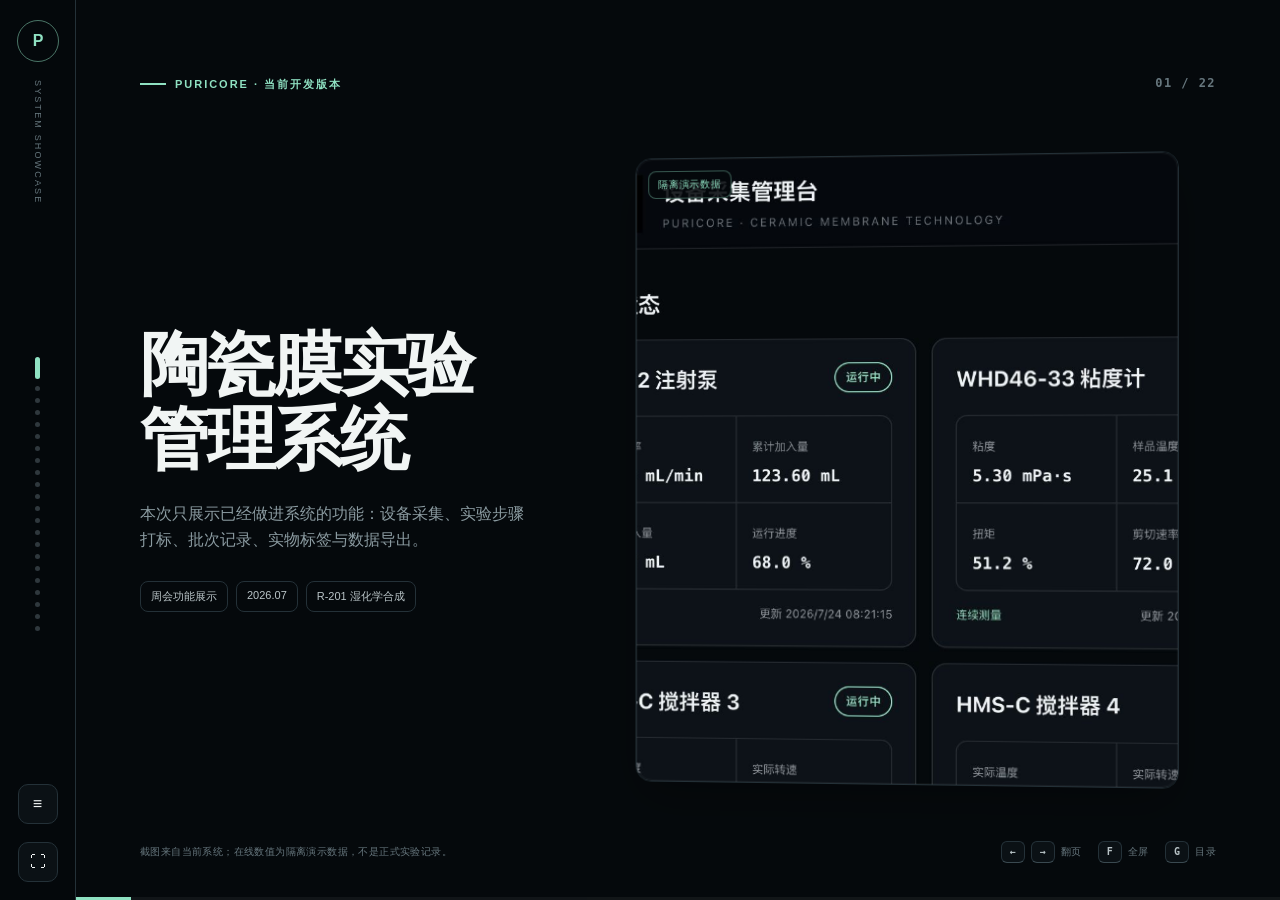
<file: docs/system-showcase/index.html>
<!doctype html>
<html lang="zh-CN">
<head>
  <meta charset="utf-8">
  <meta name="viewport" content="width=device-width,initial-scale=1,viewport-fit=cover">
  <meta name="color-scheme" content="dark">
  <link rel="icon" href="data:,">
  <title>陶瓷膜实验管理系统 · 周会功能展示</title>
  <style>
    :root {
      color-scheme: dark;
      --bg: #05090c;
      --panel: #0b1115;
      --panel-2: #0f171c;
      --line: #243138;
      --line-soft: rgba(255,255,255,.09);
      --text: #f1f5f4;
      --muted: #8b9ba1;
      --muted-2: #66767d;
      --mint: #8fe1c2;
      --mint-strong: #55cca2;
      --amber: #d6b270;
      --danger: #ef8f8f;
      --rail: 76px;
      --ease: cubic-bezier(.22,.8,.24,1);
    }

    * { box-sizing: border-box; }

    html,
    body {
      width: 100%;
      height: 100%;
      margin: 0;
      overflow: hidden;
      background: var(--bg);
      color: var(--text);
      font-family: Inter, ui-sans-serif, -apple-system, BlinkMacSystemFont,
        "PingFang SC", "Microsoft YaHei", "Noto Sans CJK SC", sans-serif;
    }

    button,
    a { font: inherit; }

    button { color: inherit; }

    .app {
      display: grid;
      grid-template-columns: var(--rail) minmax(0, 1fr);
      width: 100%;
      height: 100%;
      background: var(--bg);
    }

    .rail {
      position: relative;
      z-index: 30;
      display: flex;
      flex-direction: column;
      align-items: center;
      gap: 18px;
      min-height: 0;
      padding: 20px 0 18px;
      border-right: 1px solid var(--line);
      background: rgba(5, 9, 12, .96);
    }

    .brand-mark {
      display: grid;
      place-items: center;
      width: 42px;
      height: 42px;
      border: 1px solid rgba(143, 225, 194, .5);
      border-radius: 50%;
      color: var(--mint);
      font-weight: 800;
      letter-spacing: -.08em;
    }

    .rail-label {
      color: var(--muted-2);
      font-size: 9px;
      letter-spacing: .24em;
      text-transform: uppercase;
      writing-mode: vertical-rl;
    }

    .rail-dots {
      display: flex;
      flex: 1;
      min-height: 0;
      flex-direction: column;
      align-items: center;
      justify-content: center;
      gap: 7px;
      overflow: hidden;
    }

    .rail-dot {
      width: 5px;
      height: 5px;
      padding: 0;
      border: 0;
      border-radius: 999px;
      background: #536168;
      opacity: .55;
      cursor: pointer;
      transition: height .2s var(--ease), opacity .2s, background .2s;
    }

    .rail-dot.is-active {
      height: 22px;
      background: var(--mint);
      opacity: 1;
    }

    .icon-button {
      display: grid;
      place-items: center;
      width: 40px;
      height: 40px;
      padding: 0;
      border: 1px solid var(--line);
      border-radius: 10px;
      background: var(--panel);
      cursor: pointer;
      transition: border-color .18s, color .18s;
    }

    .icon-button:hover {
      border-color: var(--mint);
      color: var(--mint);
    }

    .deck {
      position: relative;
      min-width: 0;
      height: 100%;
      overflow: hidden;
    }

    .slide {
      position: absolute;
      inset: 0;
      display: grid;
      grid-template-rows: auto minmax(0, 1fr) auto;
      gap: clamp(14px, 2vh, 24px);
      padding: clamp(24px, 4vw, 64px) clamp(26px, 5vw, 76px) 34px;
      visibility: hidden;
      opacity: 0;
      transform: translateX(34px);
      pointer-events: none;
      transition: opacity .35s var(--ease), transform .42s var(--ease),
        visibility 0s linear .42s;
    }

    .slide.is-active {
      visibility: visible;
      opacity: 1;
      transform: translateX(0);
      pointer-events: auto;
      transition-delay: 0s;
    }

    .slide.was-active {
      transform: translateX(-34px);
    }

    .slide-head {
      display: flex;
      align-items: flex-start;
      justify-content: space-between;
      gap: 24px;
    }

    .section-label {
      display: inline-flex;
      align-items: center;
      gap: 9px;
      margin-bottom: 10px;
      color: var(--mint);
      font-size: 11px;
      font-weight: 700;
      letter-spacing: .18em;
      text-transform: uppercase;
    }

    .section-label::before {
      width: 26px;
      height: 2px;
      background: var(--mint);
      content: "";
    }

    h1,
    h2,
    h3,
    p { margin-top: 0; }

    h1,
    h2 {
      margin-bottom: 0;
      letter-spacing: -.035em;
      line-height: 1.08;
    }

    h1 { font-size: clamp(38px, 5.4vw, 78px); }

    h2 { font-size: clamp(30px, 3.5vw, 53px); }

    h3 {
      margin-bottom: 7px;
      font-size: clamp(16px, 1.35vw, 21px);
      line-height: 1.25;
    }

    p {
      color: var(--muted);
      font-size: clamp(12px, 1vw, 16px);
      line-height: 1.65;
    }

    .slide-no {
      flex: 0 0 auto;
      color: var(--muted-2);
      font: 700 12px/1 ui-monospace, SFMono-Regular, Menlo, monospace;
      letter-spacing: .12em;
    }

    .slide-body {
      min-height: 0;
      overflow: hidden;
    }

    .split {
      display: grid;
      grid-template-columns: minmax(0, 1.8fr) minmax(260px, .72fr);
      gap: clamp(18px, 2.6vw, 38px);
      height: 100%;
      min-height: 0;
      align-items: stretch;
    }

    .split.text-first {
      grid-template-columns: minmax(270px, .72fr) minmax(0, 1.75fr);
    }

    .split.equal {
      grid-template-columns: 1fr 1fr;
    }

    .shot {
      position: relative;
      min-height: 0;
      overflow: hidden;
      border: 1px solid var(--line);
      border-radius: 16px;
      background: #020507;
      box-shadow: 0 18px 50px rgba(0,0,0,.32);
      cursor: zoom-in;
    }

    .shot::after {
      position: absolute;
      inset: 0;
      border: 1px solid rgba(255,255,255,.05);
      border-radius: inherit;
      pointer-events: none;
      content: "";
    }

    .shot img {
      display: block;
      width: 100%;
      height: 100%;
      object-fit: cover;
      object-position: center top;
    }

    .shot.contain img {
      object-fit: contain;
      background: #05090c;
    }

    .shot.position-left img { object-position: left top; }

    .shot.position-right img { object-position: right top; }

    .shot-tag {
      position: absolute;
      top: 12px;
      left: 12px;
      z-index: 2;
      padding: 6px 9px;
      border: 1px solid rgba(143,225,194,.38);
      border-radius: 8px;
      background: rgba(5,9,12,.88);
      color: var(--mint);
      font-size: 10px;
      letter-spacing: .08em;
    }

    .shot-tag.neutral {
      border-color: rgba(255,255,255,.16);
      color: #c8d0d2;
    }

    .note-column {
      display: flex;
      min-height: 0;
      flex-direction: column;
      justify-content: center;
      gap: 10px;
    }

    .fact {
      display: grid;
      grid-template-columns: 30px minmax(0, 1fr);
      gap: 12px;
      padding: 13px 0;
      border-top: 1px solid var(--line);
    }

    .fact:first-child { border-top: 0; }

    .fact-index {
      display: grid;
      place-items: center;
      width: 27px;
      height: 27px;
      border: 1px solid rgba(143,225,194,.45);
      border-radius: 50%;
      color: var(--mint);
      font: 700 11px/1 ui-monospace, SFMono-Regular, Menlo, monospace;
    }

    .fact p { margin-bottom: 0; }

    .fact strong {
      display: block;
      margin-bottom: 4px;
      color: var(--text);
      font-size: clamp(13px, 1vw, 16px);
    }

    .metric-list {
      display: grid;
      grid-template-columns: repeat(2, minmax(0, 1fr));
      gap: 9px;
    }

    .metric-item {
      padding: 13px 14px;
      border: 1px solid var(--line);
      border-radius: 12px;
      background: rgba(11,17,21,.88);
    }

    .metric-item span {
      display: block;
      margin-bottom: 5px;
      color: var(--muted);
      font-size: 11px;
    }

    .metric-item b {
      color: var(--text);
      font-size: clamp(13px, 1vw, 16px);
    }

    .step-list {
      display: grid;
      grid-template-columns: repeat(3, minmax(0, 1fr));
      gap: 8px;
      margin: 0;
      padding: 0;
      list-style: none;
    }

    .step-list li {
      display: flex;
      min-width: 0;
      align-items: center;
      gap: 9px;
      padding: 9px 10px;
      border: 1px solid var(--line);
      border-radius: 10px;
      background: rgba(11,17,21,.9);
      font-size: clamp(10px, .8vw, 13px);
      line-height: 1.3;
    }

    .step-list b {
      flex: 0 0 auto;
      color: var(--mint);
      font: 700 10px/1 ui-monospace, SFMono-Regular, Menlo, monospace;
    }

    .mini-flow {
      display: grid;
      grid-template-columns: repeat(4, 1fr);
      gap: 8px;
      margin-top: 12px;
    }

    .mini-flow > div {
      position: relative;
      min-height: 76px;
      padding: 12px;
      border: 1px solid var(--line);
      border-radius: 11px;
      background: var(--panel);
    }

    .mini-flow > div:not(:last-child)::after {
      position: absolute;
      top: 50%;
      right: -8px;
      z-index: 2;
      width: 8px;
      height: 1px;
      background: var(--mint);
      content: "";
    }

    .mini-flow b {
      display: block;
      margin-bottom: 5px;
      color: var(--mint);
      font-size: 11px;
    }

    .mini-flow span {
      color: var(--muted);
      font-size: 11px;
      line-height: 1.45;
    }

    .two-shots {
      display: grid;
      grid-template-columns: 1fr 1fr;
      gap: 12px;
      min-height: 0;
      height: 100%;
    }

    .two-shots .shot { min-height: 0; }

    .callout {
      padding: 15px 16px;
      border-left: 3px solid var(--mint);
      background: rgba(143,225,194,.07);
    }

    .callout.warning {
      border-color: var(--amber);
      background: rgba(214,178,112,.08);
    }

    .callout p:last-child { margin-bottom: 0; }

    .footer {
      display: flex;
      align-items: center;
      justify-content: space-between;
      gap: 18px;
      min-height: 28px;
      color: var(--muted-2);
      font-size: 10px;
      letter-spacing: .04em;
    }

    .footer-key {
      display: inline-flex;
      align-items: center;
      gap: 6px;
    }

    kbd {
      display: inline-grid;
      min-width: 24px;
      height: 22px;
      place-items: center;
      padding: 0 6px;
      border: 1px solid var(--line);
      border-bottom-color: #3a4950;
      border-radius: 6px;
      background: var(--panel);
      color: #b8c3c6;
      font: 600 10px/1 ui-monospace, SFMono-Regular, Menlo, monospace;
    }

    .cover {
      padding-top: clamp(34px, 6vw, 92px);
    }

    .cover .slide-body {
      display: grid;
      grid-template-columns: minmax(330px, .84fr) minmax(0, 1.35fr);
      gap: clamp(26px, 5vw, 78px);
      align-items: center;
    }

    .cover-copy {
      position: relative;
      z-index: 2;
    }

    .cover-copy p {
      max-width: 560px;
      margin: 24px 0 28px;
      font-size: clamp(15px, 1.25vw, 19px);
    }

    .cover-meta {
      display: flex;
      flex-wrap: wrap;
      gap: 8px;
    }

    .chip {
      padding: 7px 10px;
      border: 1px solid var(--line);
      border-radius: 8px;
      color: #bac5c8;
      font-size: 11px;
    }

    .cover .shot {
      height: min(70vh, 690px);
      transform: perspective(1200px) rotateY(-3deg);
      cursor: zoom-in;
    }

    .scope-grid {
      display: grid;
      grid-template-columns: repeat(2, 1fr);
      gap: 10px;
      margin-top: 8px;
    }

    .scope-card {
      padding: 16px;
      border: 1px solid var(--line);
      border-radius: 12px;
      background: var(--panel);
    }

    .scope-card b {
      display: block;
      margin-bottom: 6px;
      color: var(--mint);
      font-size: 13px;
    }

    .scope-card p {
      margin-bottom: 0;
      font-size: 12px;
    }

    .status-table {
      width: 100%;
      border-collapse: collapse;
      font-size: clamp(10px, .85vw, 13px);
    }

    .status-table th,
    .status-table td {
      padding: 10px 9px;
      border-bottom: 1px solid var(--line);
      text-align: left;
      vertical-align: top;
    }

    .status-table th {
      color: var(--muted);
      font-size: 10px;
      letter-spacing: .08em;
    }

    .status-table td:first-child {
      color: var(--mint);
      font-weight: 700;
    }

    .status-table td:last-child { color: #c3cdcf; }

    .toc {
      position: fixed;
      inset: 0;
      z-index: 100;
      display: grid;
      grid-template-columns: minmax(0, 1fr) minmax(330px, 38vw);
      visibility: hidden;
      background: rgba(0,0,0,.68);
      opacity: 0;
      transition: opacity .24s, visibility 0s linear .24s;
    }

    .toc.is-open {
      visibility: visible;
      opacity: 1;
      transition-delay: 0s;
    }

    .toc-backdrop { cursor: default; }

    .toc-panel {
      display: flex;
      min-height: 0;
      flex-direction: column;
      padding: 24px;
      border-left: 1px solid var(--line);
      background: #090f13;
      transform: translateX(28px);
      transition: transform .28s var(--ease);
    }

    .toc.is-open .toc-panel { transform: translateX(0); }

    .toc-head {
      display: flex;
      align-items: center;
      justify-content: space-between;
      gap: 16px;
      margin-bottom: 16px;
    }

    .toc-head h2 { font-size: 25px; }

    .toc-list {
      display: grid;
      gap: 5px;
      overflow: auto;
    }

    .toc-item {
      display: grid;
      grid-template-columns: 28px 1fr;
      gap: 10px;
      align-items: center;
      padding: 10px;
      border: 1px solid transparent;
      border-radius: 9px;
      background: transparent;
      color: #b9c4c7;
      text-align: left;
      cursor: pointer;
    }

    .toc-item:hover,
    .toc-item.is-active {
      border-color: var(--line);
      background: var(--panel);
      color: var(--text);
    }

    .toc-item b {
      color: var(--mint);
      font: 700 10px/1 ui-monospace, SFMono-Regular, Menlo, monospace;
    }

    .lightbox {
      position: fixed;
      inset: 0;
      z-index: 120;
      display: grid;
      place-items: center;
      visibility: hidden;
      padding: 24px;
      background: rgba(0,0,0,.9);
      opacity: 0;
      transition: opacity .22s, visibility 0s linear .22s;
    }

    .lightbox.is-open {
      visibility: visible;
      opacity: 1;
      transition-delay: 0s;
    }

    .lightbox img {
      display: block;
      max-width: 96vw;
      max-height: 92vh;
      border: 1px solid var(--line);
      background: #000;
      object-fit: contain;
      box-shadow: 0 30px 100px rgba(0,0,0,.6);
    }

    .lightbox button {
      position: absolute;
      top: 18px;
      right: 18px;
    }

    .progress {
      position: fixed;
      right: 0;
      bottom: 0;
      left: var(--rail);
      z-index: 40;
      height: 3px;
      background: rgba(255,255,255,.05);
    }

    .progress-value {
      width: 0;
      height: 100%;
      background: var(--mint);
      transition: width .3s var(--ease);
    }

    @media (max-width: 900px) {
      :root { --rail: 56px; }
      .rail { padding-top: 12px; }
      .brand-mark { width: 34px; height: 34px; font-size: 12px; }
      .rail-label { display: none; }
      .slide {
        overflow-y: auto;
        padding: 22px 18px 34px;
      }
      .slide-body { overflow: visible; }
      .split,
      .split.text-first,
      .split.equal,
      .cover .slide-body {
        grid-template-columns: 1fr;
        height: auto;
      }
      .shot { min-height: 360px; }
      .cover .shot {
        height: 420px;
        transform: none;
      }
      .step-list { grid-template-columns: repeat(2, 1fr); }
      .footer-key { display: none; }
      .two-shots { min-height: 520px; }
    }

    @media (max-width: 620px) {
      .app { grid-template-columns: 1fr; }
      .rail {
        position: fixed;
        right: 12px;
        bottom: 12px;
        left: auto;
        width: auto;
        height: auto;
        min-height: 0;
        flex-direction: row;
        padding: 6px;
        border: 1px solid var(--line);
        border-radius: 12px;
      }
      .brand-mark,
      .rail-dots { display: none; }
      .progress { left: 0; }
      .slide { padding-inline: 16px; }
      .slide-head { gap: 12px; }
      .metric-list,
      .scope-grid,
      .step-list,
      .mini-flow { grid-template-columns: 1fr; }
      .two-shots { grid-template-columns: 1fr; min-height: 760px; }
      .toc { grid-template-columns: 1fr; }
      .toc-backdrop { display: none; }
    }

    @media print {
      html,
      body {
        height: auto;
        overflow: visible;
        background: #fff;
      }
      .app { display: block; background: #05090c; }
      .rail,
      .progress,
      .toc,
      .lightbox { display: none !important; }
      .deck { height: auto; overflow: visible; }
      .slide {
        position: relative;
        inset: auto;
        width: 100%;
        min-height: 100vh;
        visibility: visible;
        break-after: page;
        opacity: 1;
        transform: none;
      }
    }
  </style>
</head>
<body>
  <div class="app">
    <aside class="rail" aria-label="演示控制">
      <div class="brand-mark" aria-label="Puricore">P</div>
      <span class="rail-label">SYSTEM SHOWCASE</span>
      <nav id="railDots" class="rail-dots" aria-label="幻灯片"></nav>
      <button id="tocButton" class="icon-button" type="button" aria-label="打开目录" title="目录（G）">≡</button>
      <button id="fullscreenButton" class="icon-button" type="button" aria-label="全屏" title="全屏（F）">⛶</button>
    </aside>

    <main id="deck" class="deck">
      <section class="slide cover is-active" data-title="周会功能展示" data-section="开场">
        <header class="slide-head">
          <div class="section-label">Puricore · 当前开发版本</div>
          <div class="slide-no">01 / 22</div>
        </header>
        <div class="slide-body">
          <div class="cover-copy">
            <h1>陶瓷膜实验<br>管理系统</h1>
            <p>本次只展示已经做进系统的功能：设备采集、实验步骤打标、批次记录、实物标签与数据导出。</p>
            <div class="cover-meta">
              <span class="chip">周会功能展示</span>
              <span class="chip">2026.07</span>
              <span class="chip">R-201 湿化学合成</span>
            </div>
          </div>
          <figure class="shot" data-zoom>
            <span class="shot-tag">隔离演示数据</span>
            <img src="assets/screenshots/10-online-device-dashboard.jpg" alt="八台设备在线的设备采集看板">
          </figure>
        </div>
        <footer class="footer">
          <span>截图来自当前系统；在线数值为隔离演示数据，不是正式实验记录。</span>
          <span class="footer-key"><kbd>←</kbd><kbd>→</kbd> 翻页　<kbd>F</kbd> 全屏　<kbd>G</kbd> 目录</span>
        </footer>
      </section>

      <section class="slide" data-title="系统现在包含什么" data-section="总览">
        <header class="slide-head">
          <div>
            <div class="section-label">总览</div>
            <h2>系统现在包含什么</h2>
          </div>
          <div class="slide-no">02 / 22</div>
        </header>
        <div class="slide-body split text-first">
          <div class="note-column">
            <div class="scope-grid">
              <div class="scope-card"><b>设备采集</b><p>8 台设备分类型显示在线状态和专属读数。</p></div>
              <div class="scope-card"><b>实验执行</b><p>15 个步骤按顺序推进，平板负责打时间点。</p></div>
              <div class="scope-card"><b>批次数据</b><p>设备读数、人工确认、异常与时间线归到同一批次。</p></div>
              <div class="scope-card"><b>实物追溯</b><p>批次、中间品、成品和存储位置都有独立标签。</p></div>
            </div>
            <div class="callout">
              <h3>两条线在同一个批次里汇合</h3>
              <p>实验员做实际操作；设备持续上传数据；点击步骤按钮只负责标明“这一段数据是什么用途”。</p>
            </div>
          </div>
          <figure class="shot" data-zoom>
            <span class="shot-tag">系统批次首页</span>
            <img src="assets/screenshots/19-demo-batch-list.jpg" alt="创建实验批次和最近批次列表">
          </figure>
        </div>
        <footer class="footer"><span>功能范围：设备、实验、批次、实物</span><span>02</span></footer>
      </section>

      <section class="slide" data-title="登录后自动确定操作员" data-section="批次">
        <header class="slide-head">
          <div>
            <div class="section-label">批次 · 身份</div>
            <h2>登录后自动确定操作员</h2>
          </div>
          <div class="slide-no">03 / 22</div>
        </header>
        <div class="slide-body split">
          <figure class="shot contain" data-zoom>
            <span class="shot-tag neutral">当前登录页</span>
            <img src="assets/screenshots/09-login.jpg" alt="系统操作员登录页面">
          </figure>
          <div class="note-column">
            <div class="fact"><span class="fact-index">1</span><div><strong>输入操作员账号</strong><p>进入系统后，批次中的操作员直接取当前登录账号。</p></div></div>
            <div class="fact"><span class="fact-index">2</span><div><strong>减少重复填写</strong><p>每一步不再重新输入姓名，系统自动写入时间线。</p></div></div>
            <div class="fact"><span class="fact-index">3</span><div><strong>复核员可以为空</strong><p>当前流程允许操作员确认并锁定；需要复核时再配置独立账号。</p></div></div>
          </div>
        </div>
        <footer class="footer"><span>身份信息来自登录会话</span><span>03</span></footer>
      </section>

      <section class="slide" data-title="批次号自动生成" data-section="批次">
        <header class="slide-head">
          <div>
            <div class="section-label">批次 · 建批</div>
            <h2>批次号自动生成</h2>
          </div>
          <div class="slide-no">04 / 22</div>
        </header>
        <div class="slide-body split">
          <figure class="shot position-left" data-zoom>
            <span class="shot-tag">当前界面</span>
            <img src="assets/screenshots/19-demo-batch-list.jpg" alt="自动生成批次号的创建批次页面">
          </figure>
          <div class="note-column">
            <div class="callout">
              <h3>规则：日期 + 膜体系 + 当日顺序号</h3>
              <p><strong style="color:var(--mint)">20260724-CEM-02</strong></p>
            </div>
            <div class="fact"><span class="fact-index">1</span><div><strong>先选 CEM / AEM</strong><p>系统按当天已有批次自动计算下一个编号。</p></div></div>
            <div class="fact"><span class="fact-index">2</span><div><strong>填写配方编号和版本</strong><p>SOP、目标粘度等低频项放在“高级参数”。</p></div></div>
            <div class="fact"><span class="fact-index">3</span><div><strong>创建后直接进入第一步</strong><p>同一个批次号继续用于运行记录、标签和批记录。</p></div></div>
          </div>
        </div>
        <footer class="footer"><span>建批时不需要手工编批次号</span><span>04</span></footer>
      </section>

      <section class="slide" data-title="15 个步骤按顺序推进" data-section="流程">
        <header class="slide-head">
          <div>
            <div class="section-label">实验流程</div>
            <h2>15 个步骤按顺序推进</h2>
          </div>
          <div class="slide-no">05 / 22</div>
        </header>
        <div class="slide-body split text-first">
          <div class="note-column">
            <ol class="step-list" aria-label="R-201 实验步骤">
              <li><b>01</b>环境与设备确认</li>
              <li><b>02</b>器皿干燥确认</li>
              <li><b>03</b>物料确认</li>
              <li><b>04</b>酸水配制</li>
              <li><b>10</b>TEOS / 功能硅烷预混</li>
              <li><b>20</b>加入乙醇搅拌</li>
              <li><b>30</b>冰浴与注射泵准备</li>
              <li><b>31</b>注射泵加酸水</li>
              <li><b>32</b>加完后平衡</li>
              <li><b>40</b>冷凝回流与升温</li>
              <li><b>50</b>40℃恒温陈化</li>
              <li><b>60</b>停止加热并降温</li>
              <li><b>70</b>过滤、出料与转序</li>
              <li><b>80</b>完成实验并锁定</li>
              <li><b>90</b>实验记录已完成</li>
            </ol>
            <p>编号按工艺阶段留有间隔，后续可在 10、20、30 等阶段之间插入步骤，不需要整体改号。</p>
          </div>
          <figure class="shot position-left" data-zoom>
            <span class="shot-tag">步骤 11 / 15</span>
            <img src="assets/screenshots/16-aging-step.jpg" alt="实验执行页顶部的 15 步进度条">
          </figure>
        </div>
        <footer class="footer"><span>界面显示顺序号；内部保留 R201-01、R201-10 等受控代码</span><span>05</span></footer>
      </section>

      <section class="slide" data-title="步骤 1：环境与设备确认" data-section="流程">
        <header class="slide-head">
          <div>
            <div class="section-label">步骤 01</div>
            <h2>环境与设备确认</h2>
          </div>
          <div class="slide-no">06 / 22</div>
        </header>
        <div class="slide-body split">
          <figure class="shot contain" data-zoom>
            <span class="shot-tag neutral">设备离线时的界面</span>
            <img src="assets/screenshots/08-step-environment-device-check.jpg" alt="环境与设备确认步骤">
          </figure>
          <div class="note-column">
            <div class="fact"><span class="fact-index">1</span><div><strong>优先读取 WHD46</strong><p>在线时自动带入环境温度、湿度和设备时间。</p></div></div>
            <div class="fact"><span class="fact-index">2</span><div><strong>显示当前设备状态</strong><p>哪些设备在线、哪些设备离线，在开始实验前直接看清。</p></div></div>
            <div class="fact"><span class="fact-index">3</span><div><strong>离线才开放人工补录</strong><p>人工值会明确标注来源，不会和设备自动值混在一起。</p></div></div>
          </div>
        </div>
        <footer class="footer"><span>自动采集优先，人工输入作为兜底</span><span>06</span></footer>
      </section>

      <section class="slide" data-title="步骤 2–3：器皿与物料确认" data-section="流程">
        <header class="slide-head">
          <div>
            <div class="section-label">步骤 02–03</div>
            <h2>器皿与物料确认</h2>
          </div>
          <div class="slide-no">07 / 22</div>
        </header>
        <div class="slide-body split">
          <figure class="shot contain" data-zoom>
            <span class="shot-tag neutral">物料确认页</span>
            <img src="assets/screenshots/07-step-material-confirmation.jpg" alt="物料确认步骤的预设物料行">
          </figure>
          <div class="note-column">
            <div class="fact"><span class="fact-index">1</span><div><strong>器皿改为勾选确认</strong><p>不要求操作员输入一串器皿名，减少现场打字。</p></div></div>
            <div class="fact"><span class="fact-index">2</span><div><strong>物料按配方预先列出</strong><p>操作员只补实际量；批号可选填，也可接扫码枪。</p></div></div>
            <div class="fact"><span class="fact-index">3</span><div><strong>缺少必需信息会当场提示</strong><p>提示使用中文字段名，不再显示 “Actual value is required”。</p></div></div>
          </div>
        </div>
        <footer class="footer"><span>目标是确认，不是把纸质表格重新打一遍</span><span>07</span></footer>
      </section>

      <section class="slide" data-title="步骤 4、10、20：配液与预混" data-section="流程">
        <header class="slide-head">
          <div>
            <div class="section-label">步骤 04 / 10 / 20</div>
            <h2>酸水配制、预混、加入乙醇</h2>
          </div>
          <div class="slide-no">08 / 22</div>
        </header>
        <div class="slide-body split text-first">
          <div class="note-column">
            <div class="mini-flow">
              <div><b>开始预混</b><span>点击后记录开始时间。</span></div>
              <div><b>设备连续采集</b><span>HMS-C 上传温度与转速。</span></div>
              <div><b>加入乙醇</b><span>再次点击，形成新的时间段。</span></div>
              <div><b>结束确认</b><span>系统写入时间线和步骤结果。</span></div>
            </div>
            <div class="callout">
              <h3>“体系外观”是什么</h3>
              <p>用于记录溶胶是否澄清、浑浊、分层或出现沉淀。这类信息设备无法直接判断，保留为短选项或异常时填写。</p>
            </div>
          </div>
          <figure class="shot position-left" data-zoom>
            <span class="shot-tag">操作与数据时间线</span>
            <img src="assets/screenshots/16-aging-step.jpg" alt="实验步骤事件依次写入时间线">
          </figure>
        </div>
        <footer class="footer"><span>HMS-C 数值自动取，肉眼外观只做简短确认</span><span>08</span></footer>
      </section>

      <section class="slide" data-title="步骤 30–32：冰浴与加酸" data-section="流程">
        <header class="slide-head">
          <div>
            <div class="section-label">步骤 30–32</div>
            <h2>冰浴、注射泵加酸、平衡</h2>
          </div>
          <div class="slide-no">09 / 22</div>
        </header>
        <div class="slide-body split">
          <figure class="shot" data-zoom>
            <span class="shot-tag">隔离演示数据</span>
            <img src="assets/screenshots/11-online-pump-detail.jpg" alt="注射泵在线详情和三次运行记录">
          </figure>
          <div class="note-column">
            <div class="fact"><span class="fact-index">1</span><div><strong>开始加酸时打标</strong><p>锁定开始时间和注射泵累计量 A。</p></div></div>
            <div class="fact"><span class="fact-index">2</span><div><strong>结束加酸时再打标</strong><p>锁定结束累计量 B，自动计算本次加入量 B − A。</p></div></div>
            <div class="fact"><span class="fact-index">3</span><div><strong>平衡时间由时间戳计算</strong><p>系统判断是否达到规定时长；超范围时立即提示。</p></div></div>
            <div class="metric-list">
              <div class="metric-item"><span>设备值</span><b>0.50 mL/min</b></div>
              <div class="metric-item"><span>设备值</span><b>123.60 mL</b></div>
            </div>
          </div>
        </div>
        <footer class="footer"><span>加入量不是手抄，是两个设备累计值的差</span><span>09</span></footer>
      </section>

      <section class="slide" data-title="步骤 40–50：升温与恒温陈化" data-section="流程">
        <header class="slide-head">
          <div>
            <div class="section-label">步骤 40–50</div>
            <h2>升温、到达 40℃、恒温陈化</h2>
          </div>
          <div class="slide-no">10 / 22</div>
        </header>
        <div class="slide-body split">
          <figure class="shot position-left" data-zoom>
            <span class="shot-tag">隔离演示数据</span>
            <img src="assets/screenshots/16-aging-step.jpg" alt="40摄氏度恒温陈化和粘度趋势">
          </figure>
          <div class="note-column">
            <div class="fact"><span class="fact-index">1</span><div><strong>记录升温开始点</strong><p>后续温度曲线按批次保存，不只保留一个温度值。</p></div></div>
            <div class="fact"><span class="fact-index">2</span><div><strong>到达 40℃ 再开始反应计时</strong><p>开始时刻来自人工确认，温度来自 HMS-C。</p></div></div>
            <div class="fact"><span class="fact-index">3</span><div><strong>粘度可重复测量</strong><p>每次点击从粘度计锁定读数，系统判断是否连续两次进入目标范围。</p></div></div>
            <div class="callout"><p>截图中两次粘度读数均标记为“设备自动”，终点条件已经满足。</p></div>
          </div>
        </div>
        <footer class="footer"><span>反应时间靠人工打标；连续曲线靠设备采集</span><span>10</span></footer>
      </section>

      <section class="slide" data-title="步骤 60–90：降温、出料与锁定" data-section="流程">
        <header class="slide-head">
          <div>
            <div class="section-label">步骤 60–90</div>
            <h2>降温、过滤出料、锁定记录</h2>
          </div>
          <div class="slide-no">11 / 22</div>
        </header>
        <div class="slide-body split">
          <figure class="shot position-left" data-zoom>
            <span class="shot-tag neutral">已完成批次</span>
            <img src="assets/screenshots/20-released-experiment.jpg" alt="实验记录已完成的批次页面">
          </figure>
          <div class="note-column">
            <div class="fact"><span class="fact-index">1</span><div><strong>降温</strong><p>记录停止加热与到室温的时间，系统计算降温时长。</p></div></div>
            <div class="fact"><span class="fact-index">2</span><div><strong>过滤、出料与转序</strong><p>保留过滤规格、容器重量、转序粘度和标签确认。</p></div></div>
            <div class="fact"><span class="fact-index">3</span><div><strong>锁定前检查</strong><p>只检查未处置异常和必需结果；问题在发生步骤就已经提示。</p></div></div>
            <div class="fact"><span class="fact-index">4</span><div><strong>完成后导出批记录</strong><p>步骤结果、设备来源、趋势和审计时间线进入同一份 PDF。</p></div></div>
          </div>
        </div>
        <footer class="footer"><span>锁定表示本批实验记录不再随意修改</span><span>11</span></footer>
      </section>

      <section class="slide" data-title="设备看板：每类设备显示自己的指标" data-section="设备">
        <header class="slide-head">
          <div>
            <div class="section-label">设备 · 总览</div>
            <h2>每类设备显示自己的指标</h2>
          </div>
          <div class="slide-no">12 / 22</div>
        </header>
        <div class="slide-body split">
          <figure class="shot position-left" data-zoom>
            <span class="shot-tag">隔离演示数据</span>
            <img src="assets/screenshots/10-online-device-dashboard.jpg" alt="不同设备显示不同专属指标的设备看板">
          </figure>
          <div class="note-column">
            <div class="metric-list">
              <div class="metric-item"><span>HMS-C</span><b>温度 / 转速 / 设定值</b></div>
              <div class="metric-item"><span>TYD02</span><b>速率 / 累计量 / 目标量</b></div>
              <div class="metric-item"><span>粘度计</span><b>粘度 / 扭矩 / 温度 / 剪切</b></div>
              <div class="metric-item"><span>WHD46</span><b>三路温度 / 三路湿度</b></div>
            </div>
            <div class="callout">
              <h3>在线 / 离线一眼可见</h3>
              <p>当前部署没有接实物设备时会显示“离线”；接线和通讯参数正确后转为“运行中”。</p>
            </div>
          </div>
        </div>
        <footer class="footer"><span>同一块看板展示 1 台泵、1 台粘度计、5 台搅拌器和 1 台温湿度控制器</span><span>12</span></footer>
      </section>

      <section class="slide" data-title="HMS-C：5 台搅拌器独立显示" data-section="设备">
        <header class="slide-head">
          <div>
            <div class="section-label">设备 · HMS-C</div>
            <h2>5 台搅拌器独立显示</h2>
          </div>
          <div class="slide-no">13 / 22</div>
        </header>
        <div class="slide-body split equal">
          <figure class="shot" data-zoom>
            <span class="shot-tag">实验内设备列表</span>
            <img src="assets/screenshots/17-live-devices-in-experiment.jpg" alt="五台HMS-C搅拌器在实验页面内分别显示">
          </figure>
          <div class="note-column">
            <figure class="shot" style="min-height:42%" data-zoom>
              <span class="shot-tag">单台详情</span>
              <img src="assets/screenshots/12-online-stirrer-detail.jpg" alt="HMS-C搅拌器详情">
            </figure>
            <div class="fact"><span class="fact-index">1</span><div><strong>每台有独立设备 ID</strong><p>温度、转速、设定值和在线状态不会互相覆盖。</p></div></div>
            <div class="fact"><span class="fact-index">2</span><div><strong>每批只绑定一次现场设备</strong><p>系统检测到 5 台时，操作员只需选择本批实际使用的那一台。</p></div></div>
          </div>
        </div>
        <footer class="footer"><span>页面恢复为 5 台搅拌器；实验批次明确绑定其中一台</span><span>13</span></footer>
      </section>

      <section class="slide" data-title="TYD02：自动记录加酸过程" data-section="设备">
        <header class="slide-head">
          <div>
            <div class="section-label">设备 · TYD02</div>
            <h2>自动记录加酸过程</h2>
          </div>
          <div class="slide-no">14 / 22</div>
        </header>
        <div class="slide-body split">
          <figure class="shot" data-zoom>
            <span class="shot-tag">隔离演示数据</span>
            <img src="assets/screenshots/11-online-pump-detail.jpg" alt="TYD02注射泵在线详情">
          </figure>
          <div class="note-column">
            <div class="metric-list">
              <div class="metric-item"><span>实时</span><b>注入速率</b></div>
              <div class="metric-item"><span>实时</span><b>累计加入量</b></div>
              <div class="metric-item"><span>设定</span><b>目标液量</b></div>
              <div class="metric-item"><span>设定</span><b>注射器规格</b></div>
            </div>
            <div class="fact"><span class="fact-index">1</span><div><strong>每次运行单独成档</strong><p>开始、结束、持续时间、完成状态和实际液量都有记录。</p></div></div>
            <div class="fact"><span class="fact-index">2</span><div><strong>可回到原始运行</strong><p>批次结果可追溯到对应运行曲线与设备事件。</p></div></div>
          </div>
        </div>
        <footer class="footer"><span>当前系统对设备只读，不从电脑反向控制泵</span><span>14</span></footer>
      </section>

      <section class="slide" data-title="粘度计：连续测量直到终点" data-section="设备">
        <header class="slide-head">
          <div>
            <div class="section-label">设备 · 粘度计</div>
            <h2>连续测量直到达到终点</h2>
          </div>
          <div class="slide-no">15 / 22</div>
        </header>
        <div class="slide-body split equal">
          <figure class="shot" data-zoom>
            <span class="shot-tag">设备详情</span>
            <img src="assets/screenshots/13-online-viscometer-detail.jpg" alt="粘度计粘度、温度、扭矩和剪切速率">
          </figure>
          <div class="note-column">
            <figure class="shot" style="min-height:46%" data-zoom>
              <span class="shot-tag">批次内粘度趋势</span>
              <img src="assets/screenshots/16-aging-step.jpg" alt="批次中的两次粘度设备自动读数">
            </figure>
            <div class="fact"><span class="fact-index">1</span><div><strong>一次点击锁定一组读数</strong><p>粘度、扭矩、样品温度、转子和转速一并保存。</p></div></div>
            <div class="fact"><span class="fact-index">2</span><div><strong>自动判断终点</strong><p>连续两次进入目标范围且差值 ≤ 0.5 mPa·s，才允许进入降温。</p></div></div>
          </div>
        </div>
        <footer class="footer"><span>设备在线时不要求实验员逐项手填</span><span>15</span></footer>
      </section>

      <section class="slide" data-title="WHD46：三路温湿度采集" data-section="设备">
        <header class="slide-head">
          <div>
            <div class="section-label">设备 · WHD46</div>
            <h2>三路温湿度采集</h2>
          </div>
          <div class="slide-no">16 / 22</div>
        </header>
        <div class="slide-body split">
          <figure class="shot position-left" data-zoom>
            <span class="shot-tag">隔离演示数据</span>
            <img src="assets/screenshots/14-online-environment-detail.jpg" alt="WHD46三通道温湿度页面和历史曲线">
          </figure>
          <div class="note-column">
            <div class="fact"><span class="fact-index">1</span><div><strong>独立设备模块</strong><p>WHD46 已和泵、搅拌器、粘度计一样，拥有独立采集与页面模块。</p></div></div>
            <div class="fact"><span class="fact-index">2</span><div><strong>三路同时显示</strong><p>CH1、CH2、CH3 各自记录温度和湿度，并提供平均值。</p></div></div>
            <div class="fact"><span class="fact-index">3</span><div><strong>历史趋势与 CSV</strong><p>支持温度/湿度曲线切换和单设备数据导出。</p></div></div>
          </div>
        </div>
        <footer class="footer"><span>步骤 01 的环境值优先从这里自动带入</span><span>16</span></footer>
      </section>

      <section class="slide" data-title="点击打标后，系统从设备数据中取值" data-section="数据">
        <header class="slide-head">
          <div>
            <div class="section-label">数据 · 打标</div>
            <h2>点击打标后，系统从设备数据中取值</h2>
          </div>
          <div class="slide-no">17 / 22</div>
        </header>
        <div class="slide-body split">
          <figure class="shot position-left" data-zoom>
            <span class="shot-tag">来源：设备自动</span>
            <img src="assets/screenshots/16-aging-step.jpg" alt="粘度测量和操作数据时间线">
          </figure>
          <div class="note-column">
            <div class="mini-flow">
              <div><b>设备连续上传</b><span>后台保存原始时间序列。</span></div>
              <div><b>操作员点击</b><span>写入步骤开始或结束时间。</span></div>
              <div><b>系统截取</b><span>按时间点取设备值或计算区间结果。</span></div>
              <div><b>保存来源</b><span>记录设备、指标、样本与公式。</span></div>
            </div>
            <div class="callout">
              <h3>人工输入不是默认路线</h3>
              <p>在线设备优先；设备离线或读数过期时，系统才展开人工补录，并保留“人工补录”来源。</p>
            </div>
          </div>
        </div>
        <footer class="footer"><span>时间戳把人工操作与设备数据对齐</span><span>17</span></footer>
      </section>

      <section class="slide" data-title="运行记录、曲线与导出" data-section="数据">
        <header class="slide-head">
          <div>
            <div class="section-label">数据 · 运行记录</div>
            <h2>运行记录、曲线与导出</h2>
          </div>
          <div class="slide-no">18 / 22</div>
        </header>
        <div class="slide-body split">
          <figure class="shot" data-zoom>
            <span class="shot-tag">单次注射泵运行</span>
            <img src="assets/screenshots/15-run-detail.jpg" alt="单次设备运行详情和流速曲线">
          </figure>
          <div class="note-column">
            <div class="fact"><span class="fact-index">1</span><div><strong>单次运行详情</strong><p>设备、开始/结束、时长、状态、操作员、项目和实际液量。</p></div></div>
            <div class="fact"><span class="fact-index">2</span><div><strong>曲线与事件</strong><p>运行过程中的流速样本和开始、结束、报警事件按时间展示。</p></div></div>
            <div class="fact"><span class="fact-index">3</span><div><strong>导出</strong><p>运行列表支持 CSV、Excel；单次运行和实验批次支持 PDF。</p></div></div>
          </div>
        </div>
        <footer class="footer"><span>设备运行记录可单独查，也可关联到实验批次</span><span>18</span></footer>
      </section>

      <section class="slide" data-title="异常当场处理，原始数据不修改" data-section="质量">
        <header class="slide-head">
          <div>
            <div class="section-label">质量 · 异常</div>
            <h2>异常当场处理，原始数据不修改</h2>
          </div>
          <div class="slide-no">19 / 22</div>
        </header>
        <div class="slide-body split equal">
          <figure class="shot position-left" data-zoom>
            <span class="shot-tag">已处置异常</span>
            <img src="assets/screenshots/16-aging-step.jpg" alt="实验页面右侧已处置异常卡片">
          </figure>
          <div class="note-column">
            <figure class="shot" style="min-height:42%" data-zoom>
              <span class="shot-tag neutral">实机未接时</span>
              <img src="assets/screenshots/01-device-dashboard.jpg" alt="设备离线状态">
            </figure>
            <div class="fact"><span class="fact-index">1</span><div><strong>超范围立即提示</strong><p>先确认数据是否正确，再决定继续、返工或终止。</p></div></div>
            <div class="fact"><span class="fact-index">2</span><div><strong>通讯中断可记录处置</strong><p>保留异常描述、措施、影响评估和处理人；原始数据不回写。</p></div></div>
            <div class="fact"><span class="fact-index">3</span><div><strong>未处置异常才阻止锁定</strong><p>不会到第 80 步才突然发现前面有普通填写错误。</p></div></div>
          </div>
        </div>
        <footer class="footer"><span>离线、过期、超范围和人工补录都有明确状态</span><span>19</span></footer>
      </section>

      <section class="slide" data-title="从批次到中间品、成品的实物追溯" data-section="追溯">
        <header class="slide-head">
          <div>
            <div class="section-label">实物追溯</div>
            <h2>批次、中间品、成品和存储位置</h2>
          </div>
          <div class="slide-no">20 / 22</div>
        </header>
        <div class="slide-body split equal">
          <figure class="shot" data-zoom>
            <span class="shot-tag">批次内追溯面板</span>
            <img src="assets/screenshots/18-traceability-panel.jpg" alt="中间品、存储位置、取回和补打标签">
          </figure>
          <div class="note-column">
            <figure class="shot contain" style="min-height:44%" data-zoom>
              <span class="shot-tag neutral">标签打印页</span>
              <img src="assets/screenshots/18-label-print-sheet.jpg" alt="批次与中间品标签打印页">
            </figure>
            <div class="fact"><span class="fact-index">1</span><div><strong>自动编号</strong><p>例如 20260724-CEM-01-IP50-01，能看出批次、生成步骤和容器序号。</p></div></div>
            <div class="fact"><span class="fact-index">2</span><div><strong>存入 / 取回都扫码</strong><p>记录冰箱位置、保存条件、最晚使用时间和操作人。</p></div></div>
            <div class="fact"><span class="fact-index">3</span><div><strong>标签可补打</strong><p>字迹不再依赖马克笔；补打原因和次数留痕。</p></div></div>
          </div>
        </div>
        <footer class="footer"><span>第一期已实现标签生成与浏览器打印；打印机驱动需现场联调</span><span>20</span></footer>
      </section>

      <section class="slide" data-title="自动生成电子批记录" data-section="记录">
        <header class="slide-head">
          <div>
            <div class="section-label">记录 · PDF</div>
            <h2>自动生成电子批记录</h2>
          </div>
          <div class="slide-no">21 / 22</div>
        </header>
        <div class="slide-body split">
          <figure class="shot contain" data-zoom>
            <span class="shot-tag neutral">系统导出的第 1 页</span>
            <img src="assets/screenshots/21-experiment-batch-record.jpg" alt="R-201湿化学合成电子批记录">
          </figure>
          <div class="note-column">
            <div class="fact"><span class="fact-index">1</span><div><strong>批次基本信息</strong><p>配方、SOP、目标粘度、操作员、路线与最终判定。</p></div></div>
            <div class="fact"><span class="fact-index">2</span><div><strong>15 步执行结果</strong><p>每一步的开始、结束、结果和数据来源进入同一份记录。</p></div></div>
            <div class="fact"><span class="fact-index">3</span><div><strong>趋势与审计链</strong><p>温度、粘度、异常、设备绑定和时间线继续排在后续页。</p></div></div>
            <div class="callout warning"><p>当前仍处于纸电并行验证阶段，正式放行以受控纸质签名流程为准。</p></div>
          </div>
        </div>
        <footer class="footer"><span>截图中的 PDF 由当前系统直接生成</span><span>21</span></footer>
      </section>

      <section class="slide" data-title="当前边界与接下来要做的事" data-section="收尾">
        <header class="slide-head">
          <div>
            <div class="section-label">当前状态</div>
            <h2>当前边界与接下来要做的事</h2>
          </div>
          <div class="slide-no">22 / 22</div>
        </header>
        <div class="slide-body split">
          <figure class="shot position-left" data-zoom>
            <span class="shot-tag neutral">实物未接入时</span>
            <img src="assets/screenshots/01-device-dashboard.jpg" alt="设备未接入时全部显示离线">
          </figure>
          <div class="note-column">
            <table class="status-table" aria-label="当前边界和下一步">
              <thead><tr><th>事项</th><th>当前情况</th><th>下一步</th></tr></thead>
              <tbody>
                <tr><td>设备通讯</td><td>代码与页面已就位</td><td>现场核对接口、电平、线序、波特率、校验位和地址</td></tr>
                <tr><td>设备控制</td><td>当前只读采集</td><td>先稳定采集与追溯，再评估是否需要反向控制</td></tr>
                <tr><td>5 台搅拌器</td><td>软件已按 5 台显示</td><td>确认每台独立端口，或增加一条总线多从机支持</td></tr>
                <tr><td>标签打印</td><td>标签与二维码已生成</td><td>选择标签机、纸张规格并做现场打印测试</td></tr>
                <tr><td>纸电并行</td><td>电子记录用于验证</td><td>跑真实批次，对照纸表核验数据完整性</td></tr>
              </tbody>
            </table>
            <div class="callout">
              <h3>周会上建议直接演示 5 个动作</h3>
              <p>登录 → 创建批次 → 打开设备看板 → 进入第 50 步查看设备自动粘度 → 打开中间品标签与电子批记录。</p>
            </div>
          </div>
        </div>
        <footer class="footer"><span>下一阶段重点是现场接线与真实批次验证，不再继续增加手工输入项</span><span>22</span></footer>
      </section>
    </main>
  </div>

  <div id="toc" class="toc" aria-hidden="true">
    <div class="toc-backdrop" data-close-toc></div>
    <section class="toc-panel" aria-label="演示目录">
      <div class="toc-head">
        <h2>演示目录</h2>
        <button class="icon-button" type="button" data-close-toc aria-label="关闭目录">×</button>
      </div>
      <div id="tocList" class="toc-list"></div>
    </section>
  </div>

  <div id="lightbox" class="lightbox" aria-hidden="true">
    <button class="icon-button" type="button" aria-label="关闭大图">×</button>
    <img id="lightboxImage" alt="">
  </div>

  <div class="progress" aria-hidden="true"><div id="progressValue" class="progress-value"></div></div>

  <script>
    (() => {
      const slides = [...document.querySelectorAll(".slide")];
      const dots = document.getElementById("railDots");
      const toc = document.getElementById("toc");
      const tocList = document.getElementById("tocList");
      const progress = document.getElementById("progressValue");
      const lightbox = document.getElementById("lightbox");
      const lightboxImage = document.getElementById("lightboxImage");
      let index = 0;
      let touchStartX = 0;
      let touchStartY = 0;

      const pad = value => String(value).padStart(2, "0");

      slides.forEach((slide, slideIndex) => {
        const dot = document.createElement("button");
        dot.className = "rail-dot";
        dot.type = "button";
        dot.title = `${pad(slideIndex + 1)} · ${slide.dataset.title}`;
        dot.setAttribute("aria-label", dot.title);
        dot.addEventListener("click", () => show(slideIndex));
        dots.appendChild(dot);

        const item = document.createElement("button");
        item.className = "toc-item";
        item.type = "button";
        item.innerHTML = `<b>${pad(slideIndex + 1)}</b><span></span>`;
        item.querySelector("span").textContent = slide.dataset.title;
        item.addEventListener("click", () => {
          show(slideIndex);
          closeToc();
        });
        tocList.appendChild(item);
      });

      const dotItems = [...dots.children];
      const tocItems = [...tocList.children];

      function show(nextIndex, updateHash = true) {
        const next = Math.max(0, Math.min(slides.length - 1, nextIndex));
        if (next === index && slides[next].classList.contains("is-active")) {
          update();
          return;
        }
        slides.forEach((slide, slideIndex) => {
          slide.classList.toggle("is-active", slideIndex === next);
          slide.classList.toggle("was-active", slideIndex < next);
        });
        index = next;
        update();
        if (updateHash) {
          history.replaceState(null, "", `#slide-${pad(index + 1)}`);
        }
      }

      function update() {
        dotItems.forEach((dot, dotIndex) => dot.classList.toggle("is-active", dotIndex === index));
        tocItems.forEach((item, itemIndex) => item.classList.toggle("is-active", itemIndex === index));
        progress.style.width = `${((index + 1) / slides.length) * 100}%`;
        document.title = `${pad(index + 1)} · ${slides[index].dataset.title} · 陶瓷膜实验管理系统`;
      }

      function openToc() {
        toc.classList.add("is-open");
        toc.setAttribute("aria-hidden", "false");
        tocItems[index]?.scrollIntoView({block: "nearest"});
      }

      function closeToc() {
        toc.classList.remove("is-open");
        toc.setAttribute("aria-hidden", "true");
      }

      function openLightbox(figure) {
        const image = figure.querySelector("img");
        if (!image) return;
        lightboxImage.src = image.currentSrc || image.src;
        lightboxImage.alt = image.alt;
        lightbox.classList.add("is-open");
        lightbox.setAttribute("aria-hidden", "false");
      }

      function closeLightbox() {
        lightbox.classList.remove("is-open");
        lightbox.setAttribute("aria-hidden", "true");
        lightboxImage.removeAttribute("src");
      }

      document.getElementById("tocButton").addEventListener("click", openToc);
      document.querySelectorAll("[data-close-toc]").forEach(node => node.addEventListener("click", closeToc));
      document.querySelectorAll("[data-zoom]").forEach(node => node.addEventListener("click", () => openLightbox(node)));
      lightbox.addEventListener("click", event => {
        if (event.target === lightbox || event.target.closest("button")) closeLightbox();
      });

      document.getElementById("fullscreenButton").addEventListener("click", async () => {
        try {
          if (!document.fullscreenElement) await document.documentElement.requestFullscreen();
          else await document.exitFullscreen();
        } catch (_) {}
      });

      window.addEventListener("keydown", event => {
        if (lightbox.classList.contains("is-open")) {
          if (event.key === "Escape") closeLightbox();
          return;
        }
        if (toc.classList.contains("is-open")) {
          if (event.key === "Escape" || event.key.toLowerCase() === "g") closeToc();
          return;
        }
        if (["ArrowRight", "PageDown", " "].includes(event.key)) {
          event.preventDefault();
          show(index + 1);
        } else if (["ArrowLeft", "PageUp"].includes(event.key)) {
          event.preventDefault();
          show(index - 1);
        } else if (event.key === "Home") {
          show(0);
        } else if (event.key === "End") {
          show(slides.length - 1);
        } else if (event.key.toLowerCase() === "g") {
          openToc();
        } else if (event.key.toLowerCase() === "f") {
          document.getElementById("fullscreenButton").click();
        }
      });

      window.addEventListener("touchstart", event => {
        const touch = event.changedTouches[0];
        touchStartX = touch.clientX;
        touchStartY = touch.clientY;
      }, {passive: true});

      window.addEventListener("touchend", event => {
        const touch = event.changedTouches[0];
        const dx = touch.clientX - touchStartX;
        const dy = touch.clientY - touchStartY;
        if (Math.abs(dx) > 60 && Math.abs(dx) > Math.abs(dy) * 1.3) {
          show(index + (dx < 0 ? 1 : -1));
        }
      }, {passive: true});

      window.addEventListener("hashchange", () => {
        const match = location.hash.match(/slide-(\d+)/);
        if (match) show(Number(match[1]) - 1, false);
      });

      const hashMatch = location.hash.match(/slide-(\d+)/);
      if (hashMatch) index = Math.max(0, Math.min(slides.length - 1, Number(hashMatch[1]) - 1));
      slides.forEach((slide, slideIndex) => {
        slide.classList.toggle("is-active", slideIndex === index);
        slide.classList.toggle("was-active", slideIndex < index);
      });
      update();
    })();
  </script>
</body>
</html>
</file>
